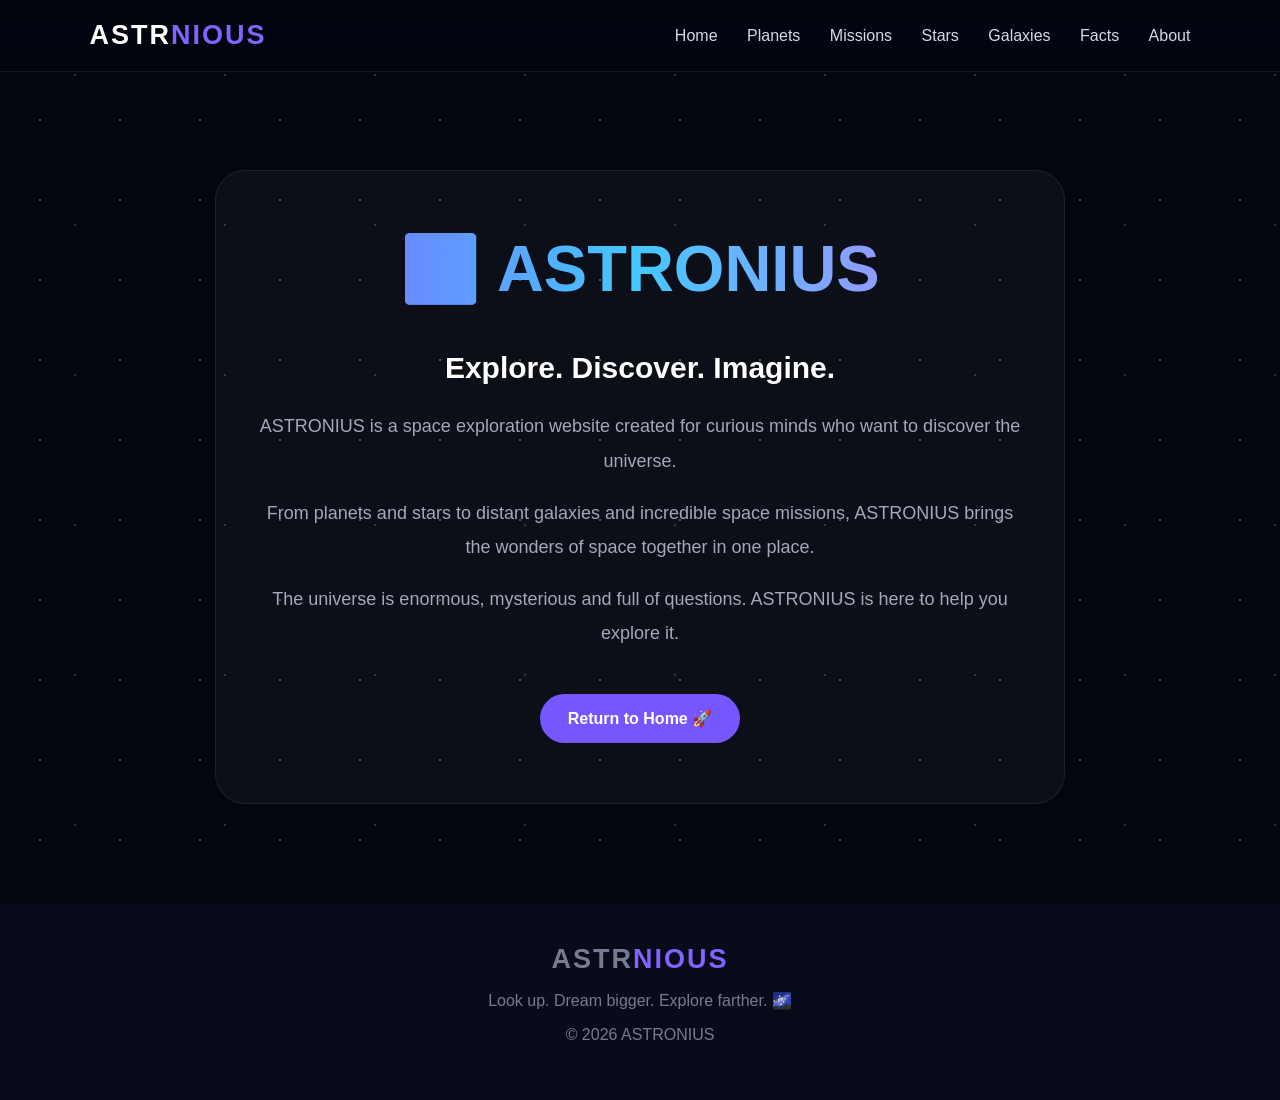
<file: about.html>
<!DOCTYPE html>
<html lang="en">
<head>
    <meta charset="UTF-8">
    <meta name="viewport" content="width=device-width, initial-scale=1.0">
    <title>ASTRONIUS - About</title>

    <style>
        * { box-sizing: border-box; }

        body {
            margin: 0;
            font-family: Arial, sans-serif;
            background: #03050f;
            color: white;
        }

        body::before {
            content: "";
            position: fixed;
            inset: 0;
            background-image:
                radial-gradient(circle, white 1px, transparent 1px),
                radial-gradient(circle, #7d8cff 1px, transparent 1px);
            background-size: 80px 80px, 150px 150px;
            opacity: .3;
            z-index: -1;
        }

        header {
            position: fixed;
            top: 0;
            width: 100%;
            padding: 20px 7%;
            display: flex;
            justify-content: space-between;
            align-items: center;
            background: rgba(3,5,15,.8);
            backdrop-filter: blur(15px);
            border-bottom: 1px solid rgba(255,255,255,.08);
            z-index: 100;
        }

        .logo {
            font-size: 27px;
            font-weight: bold;
            letter-spacing: 2px;
        }

        .logo span { color: #8064ff; }

        nav a {
            color: #d8d8e5;
            text-decoration: none;
            margin-left: 25px;
        }

        nav a:hover { color: #967cff; }

        main {
            min-height: 90vh;
            padding: 170px 7% 100px;
            display: flex;
            justify-content: center;
            align-items: center;
        }

        .about {
            max-width: 850px;
            text-align: center;
            padding: 60px 40px;
            border-radius: 30px;
            background: rgba(255,255,255,.04);
            border: 1px solid rgba(255,255,255,.08);
        }

        .about h1 {
            font-size: 65px;
            margin-top: 0;
            background: linear-gradient(90deg,#8064ff,#44c8ff,#c080ff);
            -webkit-background-clip: text;
            color: transparent;
        }

        .about h2 {
            font-size: 30px;
        }

        .about p {
            color: #a6a8b9;
            font-size: 18px;
            line-height: 1.9;
        }

        .button {
            display: inline-block;
            margin-top: 25px;
            padding: 15px 28px;
            background: #7657ff;
            color: white;
            text-decoration: none;
            border-radius: 30px;
            font-weight: bold;
            transition: .3s;
        }

        .button:hover {
            transform: translateY(-4px);
            background: #947cff;
        }

        footer {
            text-align: center;
            padding: 40px;
            background: #090b1b;
            color: #777b91;
        }

        @media(max-width:800px) {
            header {
                flex-direction: column;
                gap: 15px;
            }

            nav a {
                display: inline-block;
                margin: 5px 7px;
            }

            .about h1 {
                font-size: 48px;
            }
        }
    </style>
</head>

<body>

<header>
    <div class="logo">ASTR<span>NIOUS</span></div>

    <nav>
        <a href="astronious.html">Home</a>
        <a href="planet.html">Planets</a>
        <a href="missions.html">Missions</a>
        <a href="stars.html">Stars</a>
        <a href="galaxies.html">Galaxies</a>
        <a href="facts.html">Facts</a>
        <a href="about.html">About</a>
    </nav>
</header>

<main>

    <div class="about">

        <h1>🌠 ASTRONIUS</h1>

        <h2>Explore. Discover. Imagine.</h2>

        <p>
            ASTRONIUS is a space exploration website created
            for curious minds who want to discover the universe.
        </p>

        <p>
            From planets and stars to distant galaxies and
            incredible space missions, ASTRONIUS brings the
            wonders of space together in one place.
        </p>

        <p>
            The universe is enormous, mysterious and full of
            questions. ASTRONIUS is here to help you explore it.
        </p>

        <a href="astronious.html" class="button">
            Return to Home 🚀
        </a>

    </div>

</main>

<footer>
    <div class="logo">ASTR<span>NIOUS</span></div>
    <p>Look up. Dream bigger. Explore farther. 🌌</p>
    <p>© 2026 ASTRONIUS</p>
</footer>

</body>
</html>
</file>
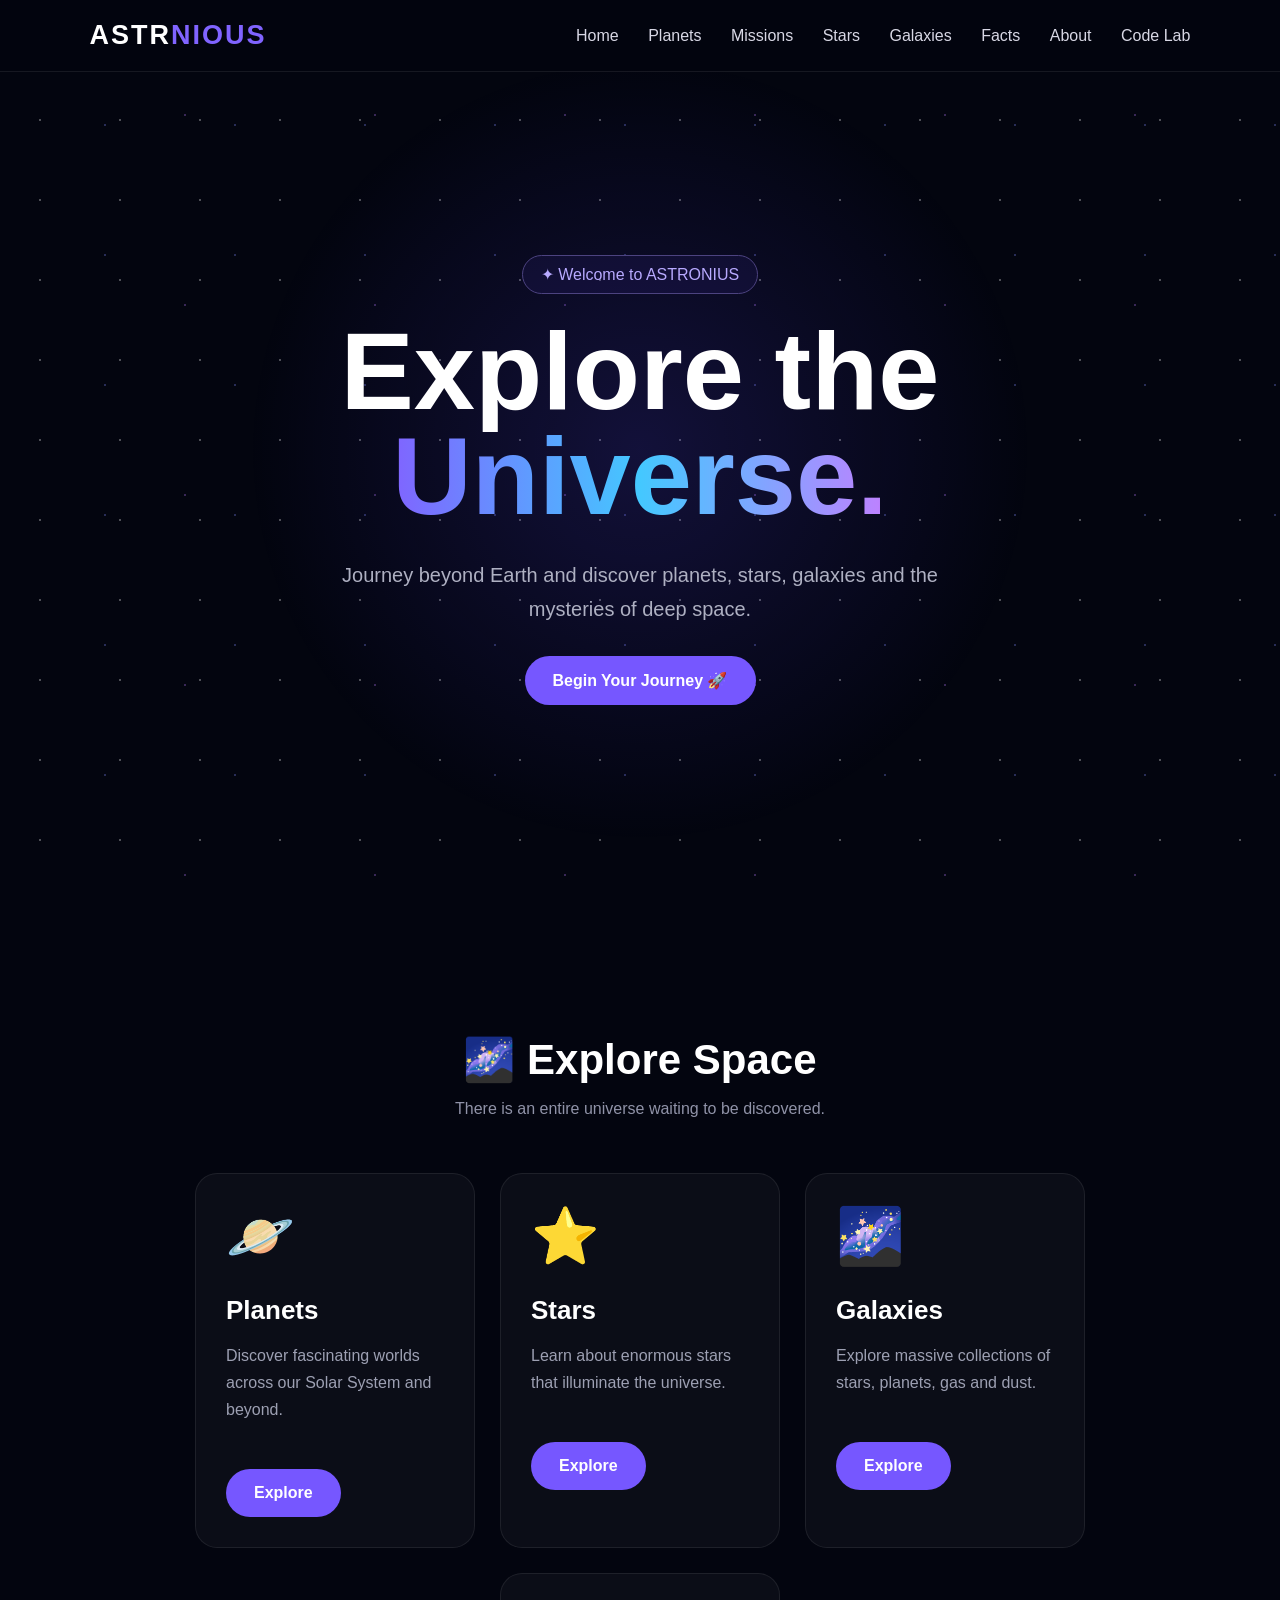
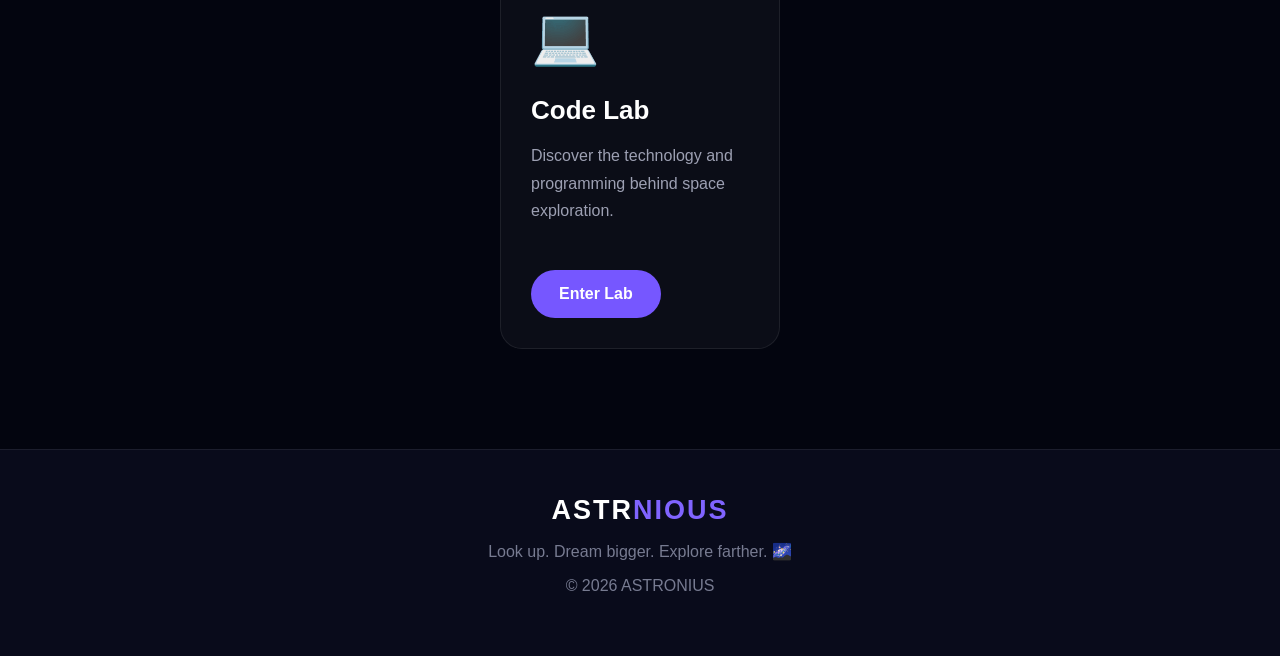
<file: astronious.html>
<!DOCTYPE html>
<html lang="en">
<head>
    <meta charset="UTF-8">
    <meta name="viewport" content="width=device-width, initial-scale=1.0">
    <title>ASTRONIUS - Explore the Universe</title>

    <style>
        * {
            box-sizing: border-box;
        }

        html {
            scroll-behavior: smooth;
        }

        body {
            margin: 0;
            font-family: Arial, sans-serif;
            background: #03050f;
            color: white;
            overflow-x: hidden;
        }

        /* STAR BACKGROUND */
        body::before {
            content: "";
            position: fixed;
            inset: 0;
            background-image:
                radial-gradient(circle, white 1px, transparent 1px),
                radial-gradient(circle, #7d8cff 1px, transparent 1px),
                radial-gradient(circle, #b77cff 1px, transparent 1px);
            background-size: 80px 80px, 130px 130px, 190px 190px;
            background-position: 0 0, 40px 60px, 90px 20px;
            opacity: 0.3;
            pointer-events: none;
            z-index: -1;
        }

        /* HEADER */
        header {
            position: fixed;
            top: 0;
            left: 0;
            width: 100%;
            padding: 20px 7%;
            display: flex;
            justify-content: space-between;
            align-items: center;
            background: rgba(3, 5, 15, 0.75);
            backdrop-filter: blur(15px);
            border-bottom: 1px solid rgba(255,255,255,0.08);
            z-index: 100;
        }

        .logo {
            font-size: 27px;
            font-weight: bold;
            letter-spacing: 2px;
            text-decoration: none;
            color: white;
        }

        .logo span {
            color: #8064ff;
        }

        nav a {
            color: #d8d8e5;
            text-decoration: none;
            margin-left: 25px;
            transition: 0.3s;
        }

        nav a:hover {
            color: #967cff;
        }

        /* HERO */
        .hero {
            min-height: 100vh;
            display: flex;
            align-items: center;
            justify-content: center;
            text-align: center;
            padding: 140px 20px 80px;
            background: radial-gradient(
                circle at center,
                rgba(92,70,255,0.18),
                transparent 50%
            );
        }

        .hero-content {
            max-width: 900px;
        }

        .small-title {
            display: inline-block;
            padding: 9px 18px;
            border: 1px solid #4c4380;
            border-radius: 30px;
            color: #b8aaff;
            background: rgba(100,70,255,0.08);
            margin-bottom: 25px;
        }

        h1 {
            font-size: clamp(60px, 10vw, 110px);
            line-height: 0.95;
            margin: 0 0 30px;
        }

        .gradient {
            background: linear-gradient(
                90deg,
                #8064ff,
                #44c8ff,
                #c080ff
            );
            -webkit-background-clip: text;
            color: transparent;
        }

        .hero p {
            color: #aeb0c2;
            font-size: 20px;
            line-height: 1.7;
            max-width: 650px;
            margin: auto;
        }

        /* BUTTON */
        .button {
            display: inline-block;
            margin-top: 30px;
            padding: 15px 28px;
            background: #7657ff;
            color: white;
            text-decoration: none;
            border-radius: 30px;
            font-weight: bold;
            transition: 0.3s;
        }

        .button:hover {
            transform: translateY(-4px);
            background: #947cff;
            box-shadow: 0 10px 35px rgba(118,87,255,0.3);
        }

        /* SECTIONS */
        section {
            padding: 100px 7%;
        }

        .section-title {
            text-align: center;
            margin-bottom: 55px;
        }

        .section-title h2 {
            font-size: 42px;
            margin-bottom: 12px;
        }

        .section-title p {
            color: #9093a8;
        }

        /* CARDS */
        .cards {
            max-width: 1250px;
            margin: auto;
            display: flex;
            justify-content: center;
            gap: 25px;
            flex-wrap: wrap;
        }

        .card {
            width: 280px;
            padding: 30px;
            border-radius: 22px;
            background: rgba(255,255,255,0.035);
            border: 1px solid rgba(255,255,255,0.08);
            transition: 0.35s;
        }

        .card:hover {
            transform: translateY(-10px);
            border-color: #7657ff;
            background: rgba(100,75,255,0.08);
        }

        .icon {
            font-size: 55px;
            margin-bottom: 15px;
        }

        .card h3 {
            font-size: 26px;
            margin-bottom: 12px;
        }

        .card p {
            color: #9da0b3;
            line-height: 1.7;
        }

        /* FOOTER */
        footer {
            padding: 45px 20px;
            text-align: center;
            background: #090b1b;
            border-top: 1px solid rgba(255,255,255,0.08);
            color: #777b91;
        }

        /* MOBILE */
        @media (max-width: 800px) {

            header {
                flex-direction: column;
                gap: 15px;
            }

            nav {
                text-align: center;
            }

            nav a {
                display: inline-block;
                margin: 5px 8px;
                font-size: 14px;
            }

            .card {
                width: 100%;
                max-width: 350px;
            }
        }
    </style>
</head>

<body>

<!-- ================= HEADER ================= -->

<header>

    <a href="astronious.html" class="logo">
        ASTR<span>NIOUS</span>
    </a>

    <nav>
        <a href="astronious.html">Home</a>
        <a href="planet.html">Planets</a>
        <a href="missions.html">Missions</a>
        <a href="stars.html">Stars</a>
        <a href="galaxies.html">Galaxies</a>
        <a href="facts.html">Facts</a>
        <a href="about.html">About</a>
        <a href="code-lab.html">Code Lab</a>
    </nav>

</header>


<!-- ================= HERO ================= -->

<section class="hero">

    <div class="hero-content">

        <div class="small-title">
            ✦ Welcome to ASTRONIUS
        </div>

        <h1>
            Explore the
            <span class="gradient">Universe.</span>
        </h1>

        <p>
            Journey beyond Earth and discover planets,
            stars, galaxies and the mysteries of deep space.
        </p>

        <a href="planet.html" class="button">
            Begin Your Journey 🚀
        </a>

    </div>

</section>


<!-- ================= EXPLORE SPACE ================= -->

<section>

    <div class="section-title">

        <h2>🌌 Explore Space</h2>

        <p>
            There is an entire universe waiting to be discovered.
        </p>

    </div>


    <div class="cards">

        <!-- PLANETS -->

        <div class="card">

            <div class="icon">🪐</div>

            <h3>Planets</h3>

            <p>
                Discover fascinating worlds across our Solar System
                and beyond.
            </p>

            <a href="planet.html" class="button">
                Explore
            </a>

        </div>


        <!-- STARS -->

        <div class="card">

            <div class="icon">⭐</div>

            <h3>Stars</h3>

            <p>
                Learn about enormous stars that illuminate
                the universe.
            </p>

            <a href="stars.html" class="button">
                Explore
            </a>

        </div>


        <!-- GALAXIES -->

        <div class="card">

            <div class="icon">🌌</div>

            <h3>Galaxies</h3>

            <p>
                Explore massive collections of stars,
                planets, gas and dust.
            </p>

            <a href="galaxies.html" class="button">
                Explore
            </a>

        </div>


        <!-- CODE LAB -->

        <div class="card">

            <div class="icon">💻</div>

            <h3>Code Lab</h3>

            <p>
                Discover the technology and programming
                behind space exploration.
            </p>

            <a href="code-lab.html" class="button">
                Enter Lab
            </a>

        </div>

    </div>

</section>


<!-- ================= FOOTER ================= -->

<footer>

    <div class="logo">
        ASTR<span>NIOUS</span>
    </div>

    <p>
        Look up. Dream bigger. Explore farther. 🌌
    </p>

    <p>
        © 2026 ASTRONIUS
    </p>

</footer>


</body>
</html>
</file>
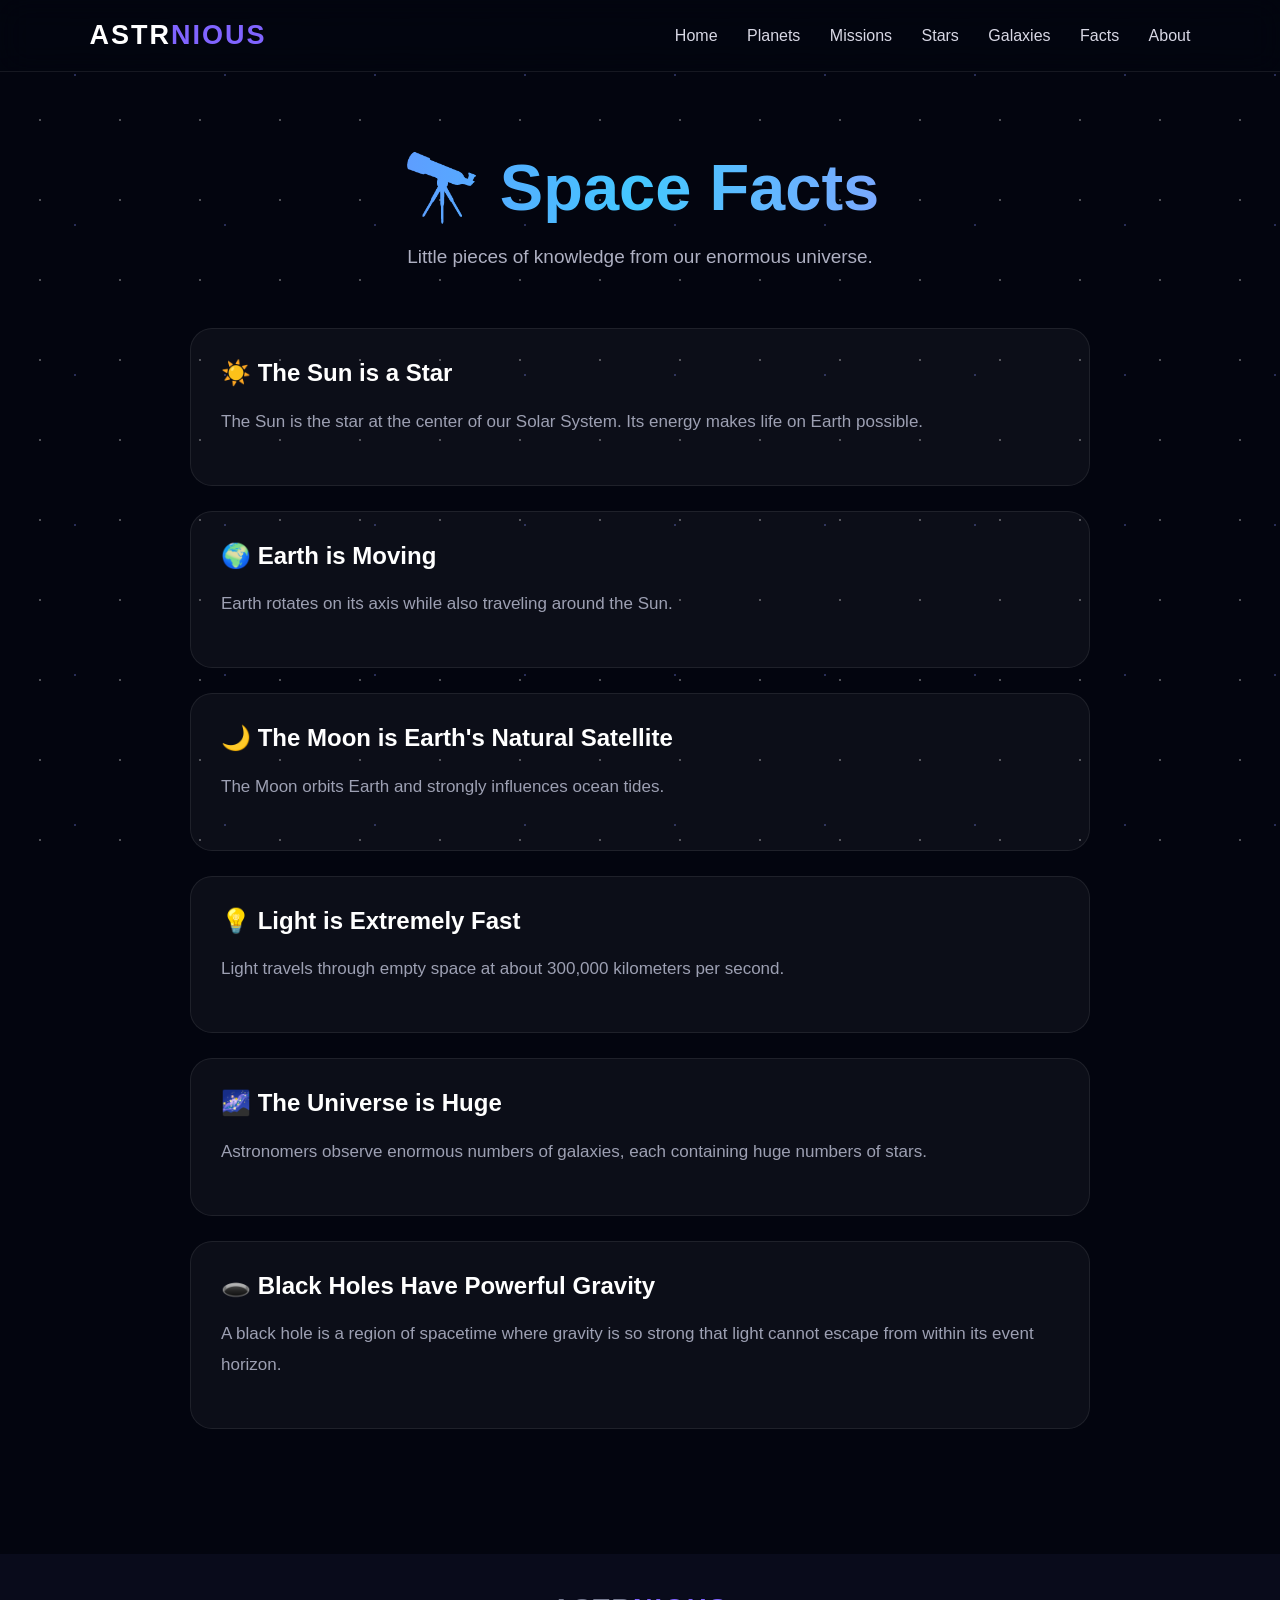
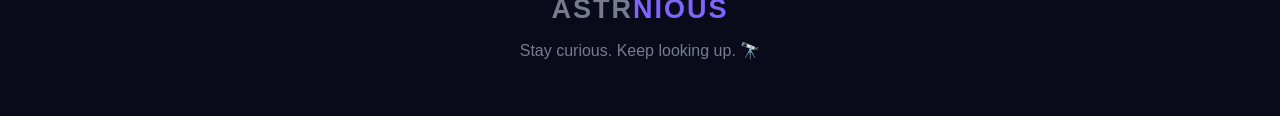
<file: facts.html>
<!DOCTYPE html>
<html lang="en">
<head>
    <meta charset="UTF-8">
    <meta name="viewport" content="width=device-width, initial-scale=1.0">
    <title>ASTRONIUS - Space Facts</title>

    <style>
        * { box-sizing: border-box; }

        body {
            margin: 0;
            font-family: Arial, sans-serif;
            background: #03050f;
            color: white;
        }

        body::before {
            content: "";
            position: fixed;
            inset: 0;
            background-image:
                radial-gradient(circle, white 1px, transparent 1px),
                radial-gradient(circle, #7d8cff 1px, transparent 1px);
            background-size: 80px 80px, 150px 150px;
            opacity: .3;
            z-index: -1;
        }

        header {
            position: fixed;
            top: 0;
            width: 100%;
            padding: 20px 7%;
            display: flex;
            justify-content: space-between;
            align-items: center;
            background: rgba(3,5,15,.8);
            backdrop-filter: blur(15px);
            border-bottom: 1px solid rgba(255,255,255,.08);
            z-index: 100;
        }

        .logo {
            font-size: 27px;
            font-weight: bold;
            letter-spacing: 2px;
        }

        .logo span { color: #8064ff; }

        nav a {
            color: #d8d8e5;
            text-decoration: none;
            margin-left: 25px;
        }

        nav a:hover { color: #967cff; }

        main {
            padding: 150px 7% 100px;
        }

        .title {
            text-align: center;
            margin-bottom: 60px;
        }

        .title h1 {
            font-size: 65px;
            margin: 0 0 20px;
            background: linear-gradient(90deg,#8064ff,#44c8ff,#c080ff);
            -webkit-background-clip: text;
            color: transparent;
        }

        .title p {
            color: #aeb0c2;
            font-size: 19px;
        }

        .facts {
            max-width: 900px;
            margin: auto;
        }

        .fact {
            margin-bottom: 25px;
            padding: 30px;
            border-radius: 22px;
            background: rgba(255,255,255,.04);
            border: 1px solid rgba(255,255,255,.08);
            transition: .3s;
        }

        .fact:hover {
            border-color: #7657ff;
            transform: translateX(7px);
        }

        .fact h2 {
            margin-top: 0;
        }

        .fact p {
            color: #9da0b3;
            line-height: 1.8;
            font-size: 17px;
        }

        footer {
            text-align: center;
            padding: 40px;
            background: #090b1b;
            color: #777b91;
        }

        @media(max-width:800px) {
            header {
                flex-direction: column;
                gap: 15px;
            }

            nav a {
                display: inline-block;
                margin: 5px 7px;
            }
        }
    </style>
</head>

<body>

<header>
    <div class="logo">ASTR<span>NIOUS</span></div>

    <nav>
        <a href="astronious.html">Home</a>
        <a href="planet.html">Planets</a>
        <a href="missions.html">Missions</a>
        <a href="stars.html">Stars</a>
        <a href="galaxies.html">Galaxies</a>
        <a href="facts.html">Facts</a>
        <a href="about.html">About</a>
    </nav>
</header>

<main>

    <div class="title">
        <h1>🔭 Space Facts</h1>
        <p>Little pieces of knowledge from our enormous universe.</p>
    </div>

    <div class="facts">

        <div class="fact">
            <h2>☀️ The Sun is a Star</h2>
            <p>
                The Sun is the star at the center of our Solar System.
                Its energy makes life on Earth possible.
            </p>
        </div>

        <div class="fact">
            <h2>🌍 Earth is Moving</h2>
            <p>
                Earth rotates on its axis while also traveling
                around the Sun.
            </p>
        </div>

        <div class="fact">
            <h2>🌙 The Moon is Earth's Natural Satellite</h2>
            <p>
                The Moon orbits Earth and strongly influences
                ocean tides.
            </p>
        </div>

        <div class="fact">
            <h2>💡 Light is Extremely Fast</h2>
            <p>
                Light travels through empty space at about
                300,000 kilometers per second.
            </p>
        </div>

        <div class="fact">
            <h2>🌌 The Universe is Huge</h2>
            <p>
                Astronomers observe enormous numbers of galaxies,
                each containing huge numbers of stars.
            </p>
        </div>

        <div class="fact">
            <h2>🕳️ Black Holes Have Powerful Gravity</h2>
            <p>
                A black hole is a region of spacetime where gravity
                is so strong that light cannot escape from within
                its event horizon.
            </p>
        </div>

    </div>

</main>

<footer>
    <div class="logo">ASTR<span>NIOUS</span></div>
    <p>Stay curious. Keep looking up. 🔭</p>
</footer>

</body>
</html>
</file>
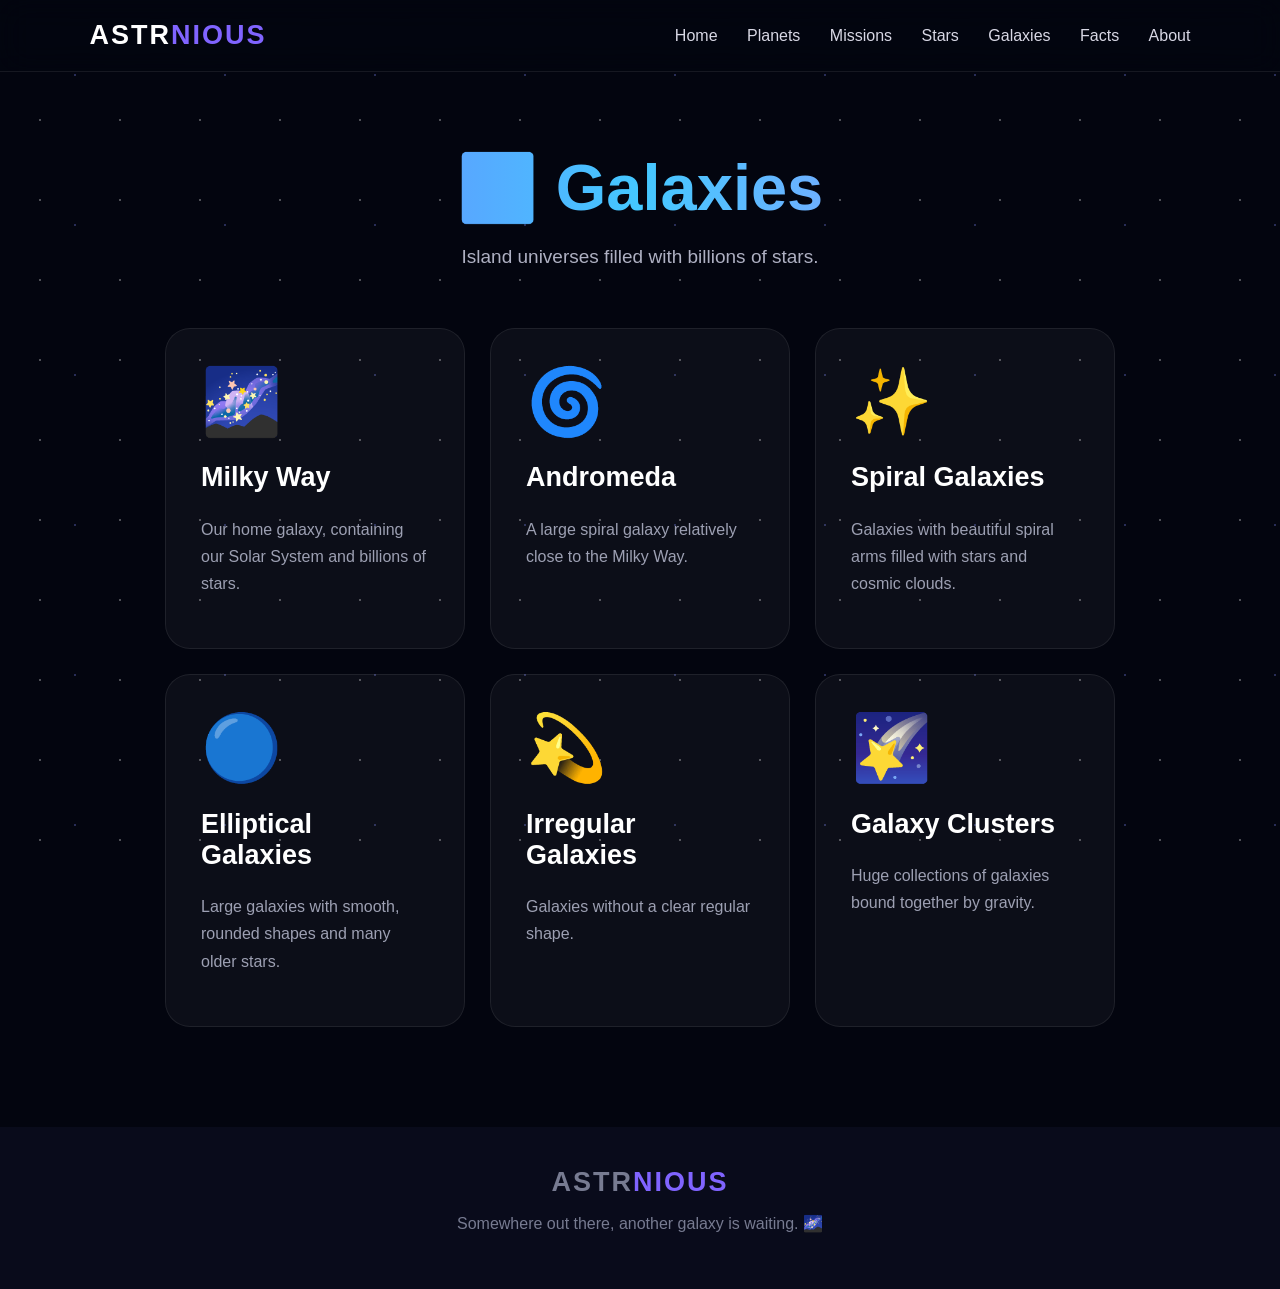
<file: galaxies.html>
<!DOCTYPE html>
<html lang="en">
<head>
    <meta charset="UTF-8">
    <meta name="viewport" content="width=device-width, initial-scale=1.0">
    <title>ASTRONIUS - Galaxies</title>

    <style>
        * { box-sizing: border-box; }

        body {
            margin: 0;
            font-family: Arial, sans-serif;
            background: #03050f;
            color: white;
        }

        body::before {
            content: "";
            position: fixed;
            inset: 0;
            background-image:
                radial-gradient(circle, white 1px, transparent 1px),
                radial-gradient(circle, #7d8cff 1px, transparent 1px);
            background-size: 80px 80px, 150px 150px;
            opacity: .3;
            z-index: -1;
        }

        header {
            position: fixed;
            top: 0;
            width: 100%;
            padding: 20px 7%;
            display: flex;
            justify-content: space-between;
            align-items: center;
            background: rgba(3,5,15,.8);
            backdrop-filter: blur(15px);
            border-bottom: 1px solid rgba(255,255,255,.08);
            z-index: 100;
        }

        .logo {
            font-size: 27px;
            font-weight: bold;
            letter-spacing: 2px;
        }

        .logo span { color: #8064ff; }

        nav a {
            color: #d8d8e5;
            text-decoration: none;
            margin-left: 25px;
        }

        nav a:hover { color: #967cff; }

        main {
            padding: 150px 7% 100px;
        }

        .title {
            text-align: center;
            margin-bottom: 60px;
        }

        .title h1 {
            font-size: 65px;
            margin: 0 0 20px;
            background: linear-gradient(90deg,#8064ff,#44c8ff,#c080ff);
            -webkit-background-clip: text;
            color: transparent;
        }

        .title p {
            color: #aeb0c2;
            font-size: 19px;
        }

        .cards {
            max-width: 1000px;
            margin: auto;
            display: flex;
            gap: 25px;
            justify-content: center;
            flex-wrap: wrap;
        }

        .card {
            width: 300px;
            min-height: 260px;
            padding: 35px;
            border-radius: 25px;
            background: rgba(255,255,255,.04);
            border: 1px solid rgba(255,255,255,.08);
            transition: .3s;
        }

        .card:hover {
            transform: translateY(-10px);
            border-color: #7657ff;
        }

        .galaxy {
            font-size: 65px;
        }

        .card h2 {
            font-size: 27px;
        }

        .card p {
            color: #9da0b3;
            line-height: 1.7;
        }

        footer {
            text-align: center;
            padding: 40px;
            background: #090b1b;
            color: #777b91;
        }

        @media(max-width:800px) {
            header {
                flex-direction: column;
                gap: 15px;
            }

            nav a {
                display: inline-block;
                margin: 5px 7px;
            }
        }
    </style>
</head>

<body>

<header>
    <div class="logo">ASTR<span>NIOUS</span></div>

    <nav>
        <a href="astronious.html">Home</a>
        <a href="planet.html">Planets</a>
        <a href="missions.html">Missions</a>
        <a href="stars.html">Stars</a>
        <a href="galaxies.html">Galaxies</a>
        <a href="facts.html">Facts</a>
        <a href="about.html">About</a>
    </nav>
</header>

<main>

    <div class="title">
        <h1>🌌 Galaxies</h1>
        <p>Island universes filled with billions of stars.</p>
    </div>

    <div class="cards">

        <div class="card">
            <div class="galaxy">🌌</div>
            <h2>Milky Way</h2>
            <p>
                Our home galaxy, containing our Solar System
                and billions of stars.
            </p>
        </div>

        <div class="card">
            <div class="galaxy">🌀</div>
            <h2>Andromeda</h2>
            <p>
                A large spiral galaxy relatively close to
                the Milky Way.
            </p>
        </div>

        <div class="card">
            <div class="galaxy">✨</div>
            <h2>Spiral Galaxies</h2>
            <p>
                Galaxies with beautiful spiral arms filled
                with stars and cosmic clouds.
            </p>
        </div>

        <div class="card">
            <div class="galaxy">🔵</div>
            <h2>Elliptical Galaxies</h2>
            <p>
                Large galaxies with smooth, rounded shapes
                and many older stars.
            </p>
        </div>

        <div class="card">
            <div class="galaxy">💫</div>
            <h2>Irregular Galaxies</h2>
            <p>
                Galaxies without a clear regular shape.
            </p>
        </div>

        <div class="card">
            <div class="galaxy">🌠</div>
            <h2>Galaxy Clusters</h2>
            <p>
                Huge collections of galaxies bound together
                by gravity.
            </p>
        </div>

    </div>

</main>

<footer>
    <div class="logo">ASTR<span>NIOUS</span></div>
    <p>Somewhere out there, another galaxy is waiting. 🌌</p>
</footer>

</body>
</html>
</file>
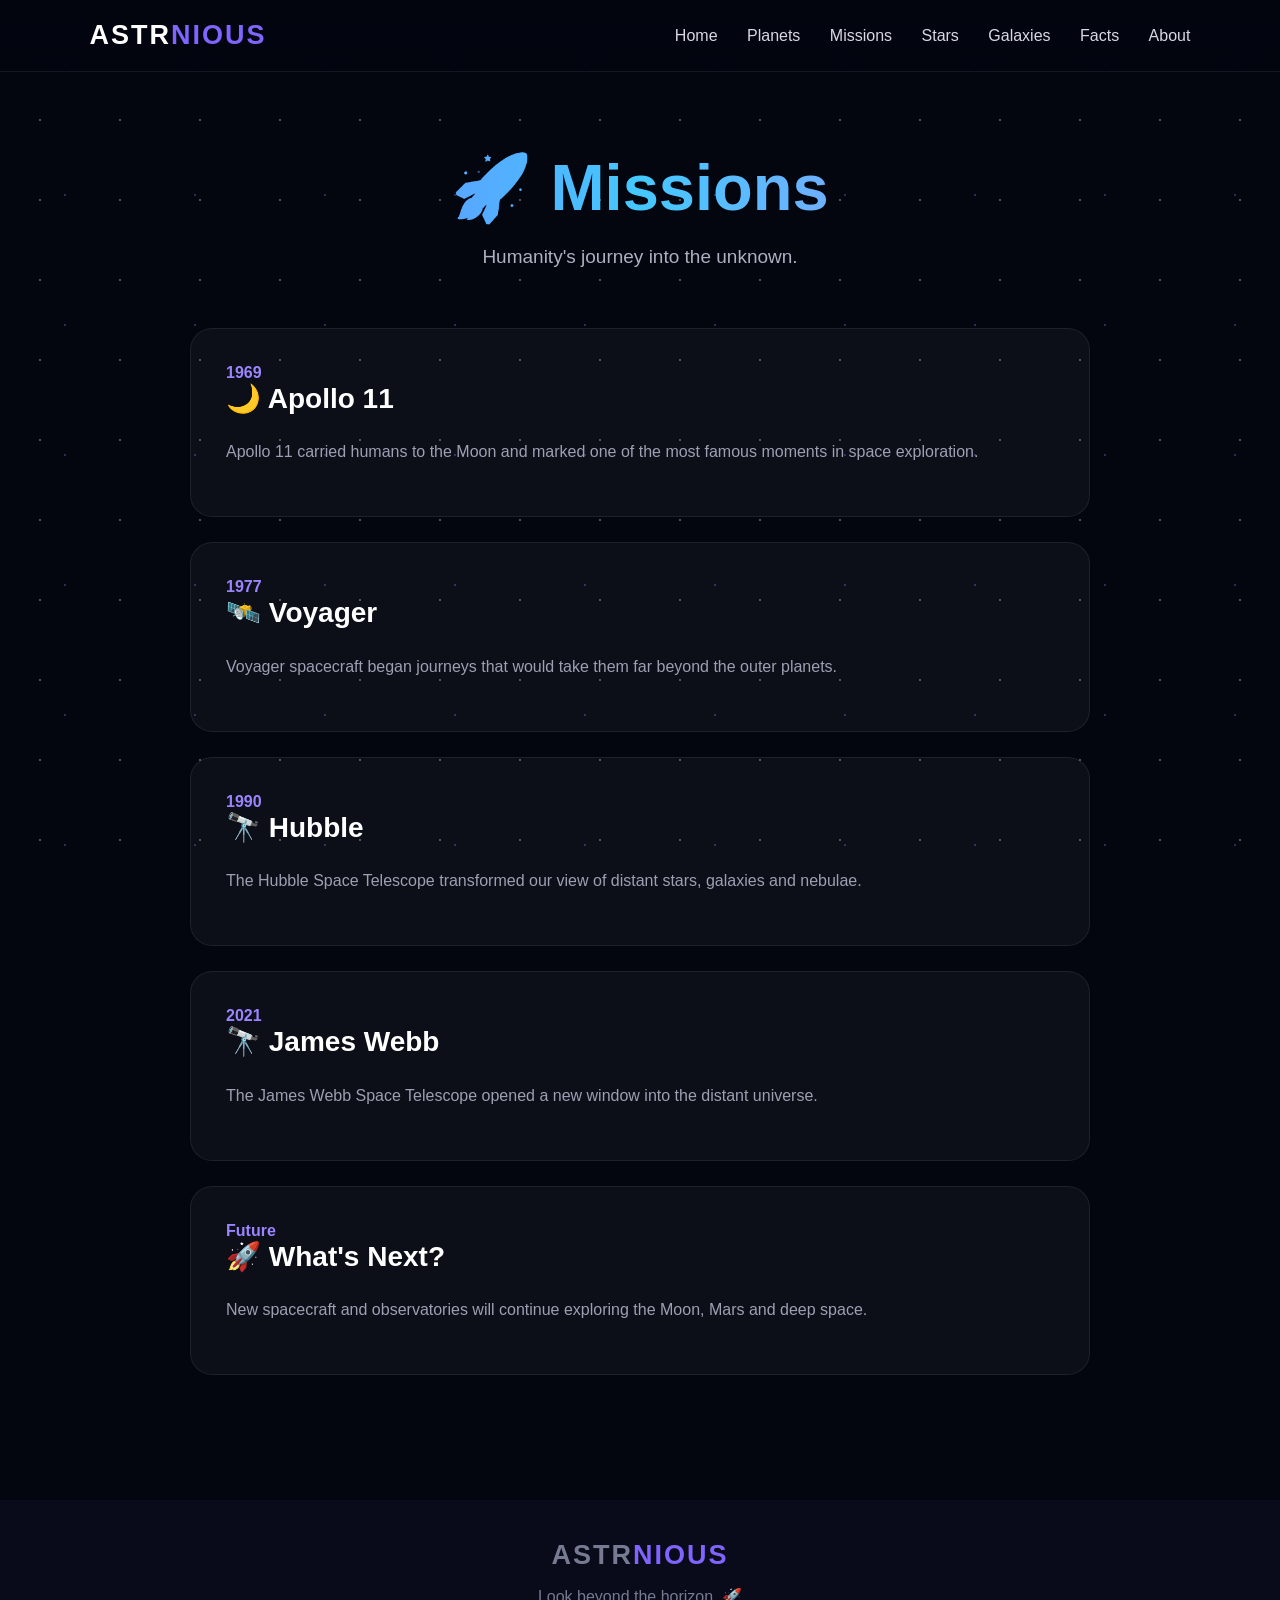
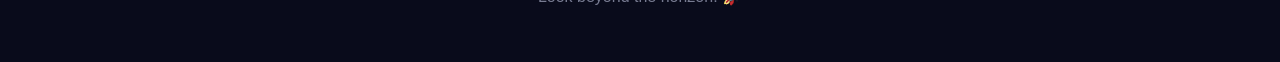
<file: missions.html>
<!DOCTYPE html>
<html lang="en">
<head>
    <meta charset="UTF-8">
    <meta name="viewport" content="width=device-width, initial-scale=1.0">
    <title>ASTRONIUS - Space Missions</title>

    <style>
        * { box-sizing: border-box; }

        body {
            margin: 0;
            font-family: Arial, sans-serif;
            background: #03050f;
            color: white;
        }

        body::before {
            content: "";
            position: fixed;
            inset: 0;
            background-image:
                radial-gradient(circle, white 1px, transparent 1px),
                radial-gradient(circle, #7d8cff 1px, transparent 1px);
            background-size: 80px 80px, 130px 130px;
            opacity: .3;
            z-index: -1;
        }

        header {
            position: fixed;
            top: 0;
            width: 100%;
            padding: 20px 7%;
            display: flex;
            justify-content: space-between;
            align-items: center;
            background: rgba(3,5,15,.8);
            backdrop-filter: blur(15px);
            border-bottom: 1px solid rgba(255,255,255,.08);
            z-index: 100;
        }

        .logo {
            font-size: 27px;
            font-weight: bold;
            letter-spacing: 2px;
        }

        .logo span { color: #8064ff; }

        nav a {
            color: #d8d8e5;
            text-decoration: none;
            margin-left: 25px;
        }

        nav a:hover { color: #967cff; }

        main {
            padding: 150px 7% 100px;
        }

        .title {
            text-align: center;
            margin-bottom: 60px;
        }

        .title h1 {
            font-size: 65px;
            margin: 0 0 20px;
            background: linear-gradient(90deg,#8064ff,#44c8ff,#c080ff);
            -webkit-background-clip: text;
            color: transparent;
        }

        .title p {
            color: #aeb0c2;
            font-size: 19px;
        }

        .timeline {
            max-width: 900px;
            margin: auto;
        }

        .mission {
            padding: 35px;
            margin-bottom: 25px;
            border-radius: 22px;
            background: rgba(255,255,255,.04);
            border: 1px solid rgba(255,255,255,.08);
            transition: .3s;
        }

        .mission:hover {
            transform: translateX(8px);
            border-color: #7657ff;
        }

        .mission h2 {
            margin-top: 0;
            font-size: 28px;
        }

        .mission p {
            color: #9da0b3;
            line-height: 1.7;
        }

        .year {
            color: #9b85ff;
            font-weight: bold;
        }

        footer {
            text-align: center;
            padding: 40px;
            background: #090b1b;
            color: #777b91;
        }

        @media(max-width:800px) {
            header {
                flex-direction: column;
                gap: 15px;
            }

            nav a {
                display: inline-block;
                margin: 5px 7px;
            }
        }
    </style>
</head>

<body>

<header>
    <div class="logo">ASTR<span>NIOUS</span></div>

    <nav>
        <a href="astronious.html">Home</a>
        <a href="planet.html">Planets</a>
        <a href="missions.html">Missions</a>
        <a href="stars.html">Stars</a>
        <a href="galaxies.html">Galaxies</a>
        <a href="facts.html">Facts</a>
        <a href="about.html">About</a>
    </nav>
</header>

<main>

    <div class="title">
        <h1>🚀 Missions</h1>
        <p>Humanity's journey into the unknown.</p>
    </div>

    <div class="timeline">

        <div class="mission">
            <div class="year">1969</div>
            <h2>🌙 Apollo 11</h2>
            <p>
                Apollo 11 carried humans to the Moon and marked
                one of the most famous moments in space exploration.
            </p>
        </div>

        <div class="mission">
            <div class="year">1977</div>
            <h2>🛰️ Voyager</h2>
            <p>
                Voyager spacecraft began journeys that would take
                them far beyond the outer planets.
            </p>
        </div>

        <div class="mission">
            <div class="year">1990</div>
            <h2>🔭 Hubble</h2>
            <p>
                The Hubble Space Telescope transformed our view
                of distant stars, galaxies and nebulae.
            </p>
        </div>

        <div class="mission">
            <div class="year">2021</div>
            <h2>🔭 James Webb</h2>
            <p>
                The James Webb Space Telescope opened a new window
                into the distant universe.
            </p>
        </div>

        <div class="mission">
            <div class="year">Future</div>
            <h2>🚀 What's Next?</h2>
            <p>
                New spacecraft and observatories will continue
                exploring the Moon, Mars and deep space.
            </p>
        </div>

    </div>

</main>

<footer>
    <div class="logo">ASTR<span>NIOUS</span></div>
    <p>Look beyond the horizon. 🚀</p>
</footer>

</body>
</html>
</file>
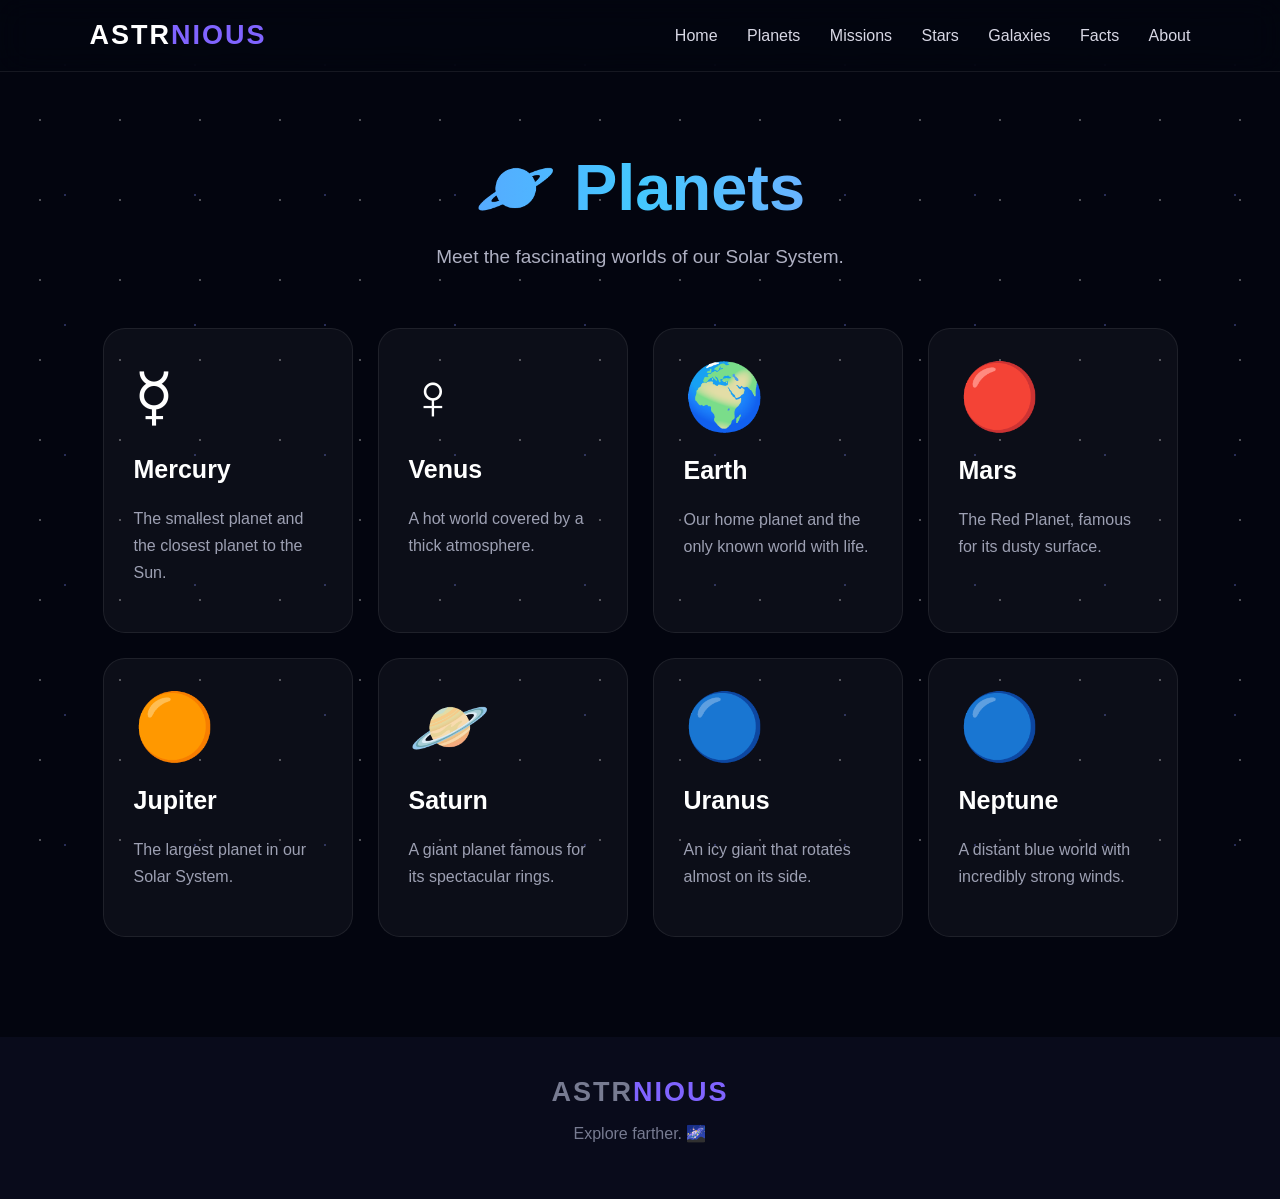
<file: planet.html>
<!DOCTYPE html>
<html lang="en">
<head>
    <meta charset="UTF-8">
    <meta name="viewport" content="width=device-width, initial-scale=1.0">
    <title>ASTRONIUS - Planets</title>

    <style>
        * { box-sizing: border-box; }

        body {
            margin: 0;
            font-family: Arial, sans-serif;
            background: #03050f;
            color: white;
        }

        body::before {
            content: "";
            position: fixed;
            inset: 0;
            background-image:
                radial-gradient(circle, white 1px, transparent 1px),
                radial-gradient(circle, #7d8cff 1px, transparent 1px);
            background-size: 80px 80px, 130px 130px;
            opacity: .3;
            pointer-events: none;
            z-index: -1;
        }

        header {
            position: fixed;
            top: 0;
            width: 100%;
            padding: 20px 7%;
            display: flex;
            justify-content: space-between;
            align-items: center;
            background: rgba(3,5,15,.8);
            backdrop-filter: blur(15px);
            border-bottom: 1px solid rgba(255,255,255,.08);
            z-index: 100;
        }

        .logo {
            font-size: 27px;
            font-weight: bold;
            letter-spacing: 2px;
        }

        .logo span { color: #8064ff; }

        nav a {
            color: #d8d8e5;
            text-decoration: none;
            margin-left: 25px;
            transition: .3s;
        }

        nav a:hover { color: #967cff; }

        main {
            padding: 150px 7% 100px;
        }

        .title {
            text-align: center;
            margin-bottom: 60px;
        }

        .title h1 {
            font-size: 65px;
            margin: 0 0 20px;
            background: linear-gradient(90deg,#8064ff,#44c8ff,#c080ff);
            -webkit-background-clip: text;
            color: transparent;
        }

        .title p {
            color: #aeb0c2;
            font-size: 19px;
        }

        .cards {
            max-width: 1100px;
            margin: auto;
            display: flex;
            justify-content: center;
            gap: 25px;
            flex-wrap: wrap;
        }

        .card {
            width: 250px;
            padding: 30px;
            border-radius: 22px;
            background: rgba(255,255,255,.04);
            border: 1px solid rgba(255,255,255,.08);
            transition: .3s;
        }

        .card:hover {
            transform: translateY(-8px);
            border-color: #7657ff;
        }

        .planet {
            font-size: 65px;
        }

        .card h2 {
            font-size: 25px;
        }

        .card p {
            color: #9da0b3;
            line-height: 1.7;
        }

        footer {
            text-align: center;
            padding: 40px;
            background: #090b1b;
            color: #777b91;
        }

        @media(max-width:800px) {
            header {
                flex-direction: column;
                gap: 15px;
            }

            nav a {
                display: inline-block;
                margin: 5px 7px;
            }
        }
    </style>
</head>

<body>

<header>
    <div class="logo">ASTR<span>NIOUS</span></div>

    <nav>
        <a href="astronious.html">Home</a>
        <a href="planet.html">Planets</a>
        <a href="missions.html">Missions</a>
        <a href="stars.html">Stars</a>
        <a href="galaxies.html">Galaxies</a>
        <a href="facts.html">Facts</a>
        <a href="about.html">About</a>
    </nav>
</header>

<main>

    <div class="title">
        <h1>🪐 Planets</h1>
        <p>Meet the fascinating worlds of our Solar System.</p>
    </div>

    <div class="cards">

        <div class="card">
            <div class="planet">☿️</div>
            <h2>Mercury</h2>
            <p>The smallest planet and the closest planet to the Sun.</p>
        </div>

        <div class="card">
            <div class="planet">♀️</div>
            <h2>Venus</h2>
            <p>A hot world covered by a thick atmosphere.</p>
        </div>

        <div class="card">
            <div class="planet">🌍</div>
            <h2>Earth</h2>
            <p>Our home planet and the only known world with life.</p>
        </div>

        <div class="card">
            <div class="planet">🔴</div>
            <h2>Mars</h2>
            <p>The Red Planet, famous for its dusty surface.</p>
        </div>

        <div class="card">
            <div class="planet">🟠</div>
            <h2>Jupiter</h2>
            <p>The largest planet in our Solar System.</p>
        </div>

        <div class="card">
            <div class="planet">🪐</div>
            <h2>Saturn</h2>
            <p>A giant planet famous for its spectacular rings.</p>
        </div>

        <div class="card">
            <div class="planet">🔵</div>
            <h2>Uranus</h2>
            <p>An icy giant that rotates almost on its side.</p>
        </div>

        <div class="card">
            <div class="planet">🔵</div>
            <h2>Neptune</h2>
            <p>A distant blue world with incredibly strong winds.</p>
        </div>

    </div>

</main>

<footer>
    <div class="logo">ASTR<span>NIOUS</span></div>
    <p>Explore farther. 🌌</p>
</footer>

</body>
</html>
</file>
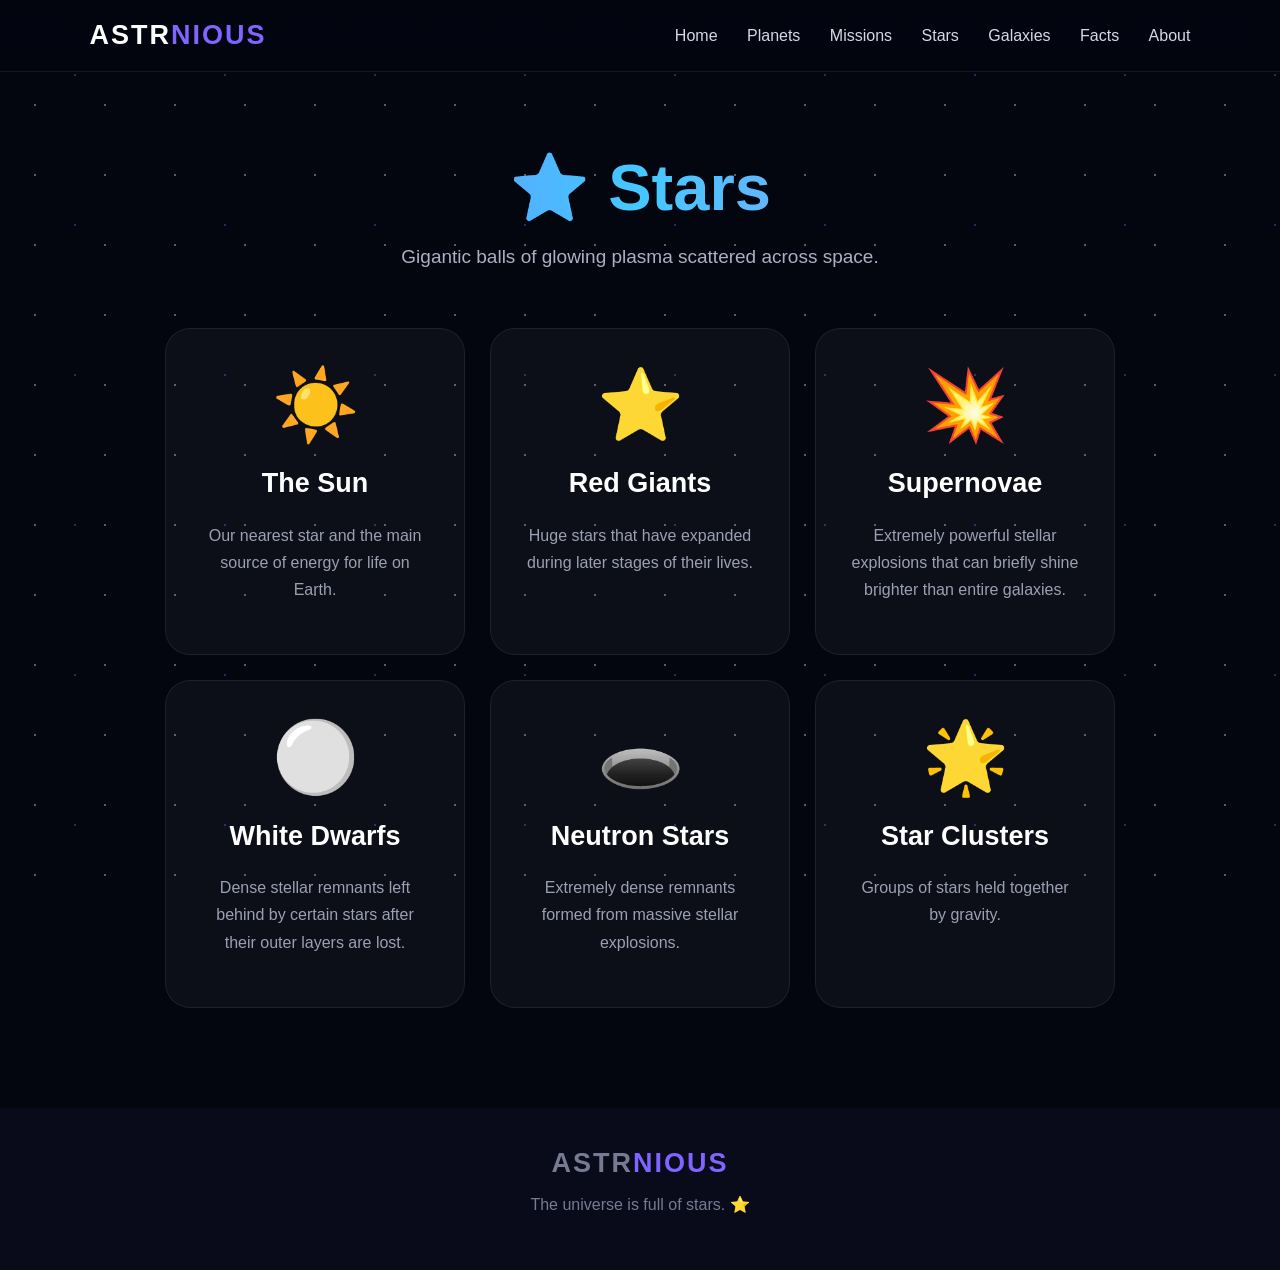
<file: stars.html>
<!DOCTYPE html>
<html lang="en">
<head>
    <meta charset="UTF-8">
    <meta name="viewport" content="width=device-width, initial-scale=1.0">
    <title>ASTRONIUS - Stars</title>

    <style>
        * { box-sizing: border-box; }

        body {
            margin: 0;
            font-family: Arial, sans-serif;
            background: #03050f;
            color: white;
        }

        body::before {
            content: "";
            position: fixed;
            inset: 0;
            background-image:
                radial-gradient(circle, white 1px, transparent 1px),
                radial-gradient(circle, #8064ff 1px, transparent 1px);
            background-size: 70px 70px, 150px 150px;
            opacity: .35;
            z-index: -1;
        }

        header {
            position: fixed;
            top: 0;
            width: 100%;
            padding: 20px 7%;
            display: flex;
            justify-content: space-between;
            align-items: center;
            background: rgba(3,5,15,.8);
            backdrop-filter: blur(15px);
            border-bottom: 1px solid rgba(255,255,255,.08);
            z-index: 100;
        }

        .logo {
            font-size: 27px;
            font-weight: bold;
            letter-spacing: 2px;
        }

        .logo span { color: #8064ff; }

        nav a {
            color: #d8d8e5;
            text-decoration: none;
            margin-left: 25px;
        }

        nav a:hover { color: #967cff; }

        main {
            padding: 150px 7% 100px;
        }

        .title {
            text-align: center;
            margin-bottom: 60px;
        }

        .title h1 {
            font-size: 65px;
            margin: 0 0 20px;
            background: linear-gradient(90deg,#8064ff,#44c8ff,#c080ff);
            -webkit-background-clip: text;
            color: transparent;
        }

        .title p {
            color: #aeb0c2;
            font-size: 19px;
        }

        .cards {
            max-width: 1000px;
            margin: auto;
            display: flex;
            gap: 25px;
            justify-content: center;
            flex-wrap: wrap;
        }

        .card {
            width: 300px;
            padding: 35px;
            border-radius: 25px;
            text-align: center;
            background: rgba(255,255,255,.04);
            border: 1px solid rgba(255,255,255,.08);
            transition: .3s;
        }

        .card:hover {
            transform: translateY(-10px);
            border-color: #7657ff;
        }

        .star {
            font-size: 70px;
        }

        .card h2 {
            font-size: 27px;
        }

        .card p {
            color: #9da0b3;
            line-height: 1.7;
        }

        footer {
            text-align: center;
            padding: 40px;
            background: #090b1b;
            color: #777b91;
        }

        @media(max-width:800px) {
            header {
                flex-direction: column;
                gap: 15px;
            }

            nav a {
                display: inline-block;
                margin: 5px 7px;
            }
        }
    </style>
</head>

<body>

<header>
    <div class="logo">ASTR<span>NIOUS</span></div>

    <nav>
        <a href="astronious.html">Home</a>
        <a href="planet.html">Planets</a>
        <a href="missions.html">Missions</a>
        <a href="stars.html">Stars</a>
        <a href="galaxies.html">Galaxies</a>
        <a href="facts.html">Facts</a>
        <a href="about.html">About</a>
    </nav>
</header>

<main>

    <div class="title">
        <h1>⭐ Stars</h1>
        <p>Gigantic balls of glowing plasma scattered across space.</p>
    </div>

    <div class="cards">

        <div class="card">
            <div class="star">☀️</div>
            <h2>The Sun</h2>
            <p>
                Our nearest star and the main source of energy
                for life on Earth.
            </p>
        </div>

        <div class="card">
            <div class="star">⭐</div>
            <h2>Red Giants</h2>
            <p>
                Huge stars that have expanded during later stages
                of their lives.
            </p>
        </div>

        <div class="card">
            <div class="star">💥</div>
            <h2>Supernovae</h2>
            <p>
                Extremely powerful stellar explosions that can
                briefly shine brighter than entire galaxies.
            </p>
        </div>

        <div class="card">
            <div class="star">⚪</div>
            <h2>White Dwarfs</h2>
            <p>
                Dense stellar remnants left behind by certain
                stars after their outer layers are lost.
            </p>
        </div>

        <div class="card">
            <div class="star">🕳️</div>
            <h2>Neutron Stars</h2>
            <p>
                Extremely dense remnants formed from massive
                stellar explosions.
            </p>
        </div>

        <div class="card">
            <div class="star">🌟</div>
            <h2>Star Clusters</h2>
            <p>
                Groups of stars held together by gravity.
            </p>
        </div>

    </div>

</main>

<footer>
    <div class="logo">ASTR<span>NIOUS</span></div>
    <p>The universe is full of stars. ⭐</p>
</footer>

</body>
</html>
</file>
